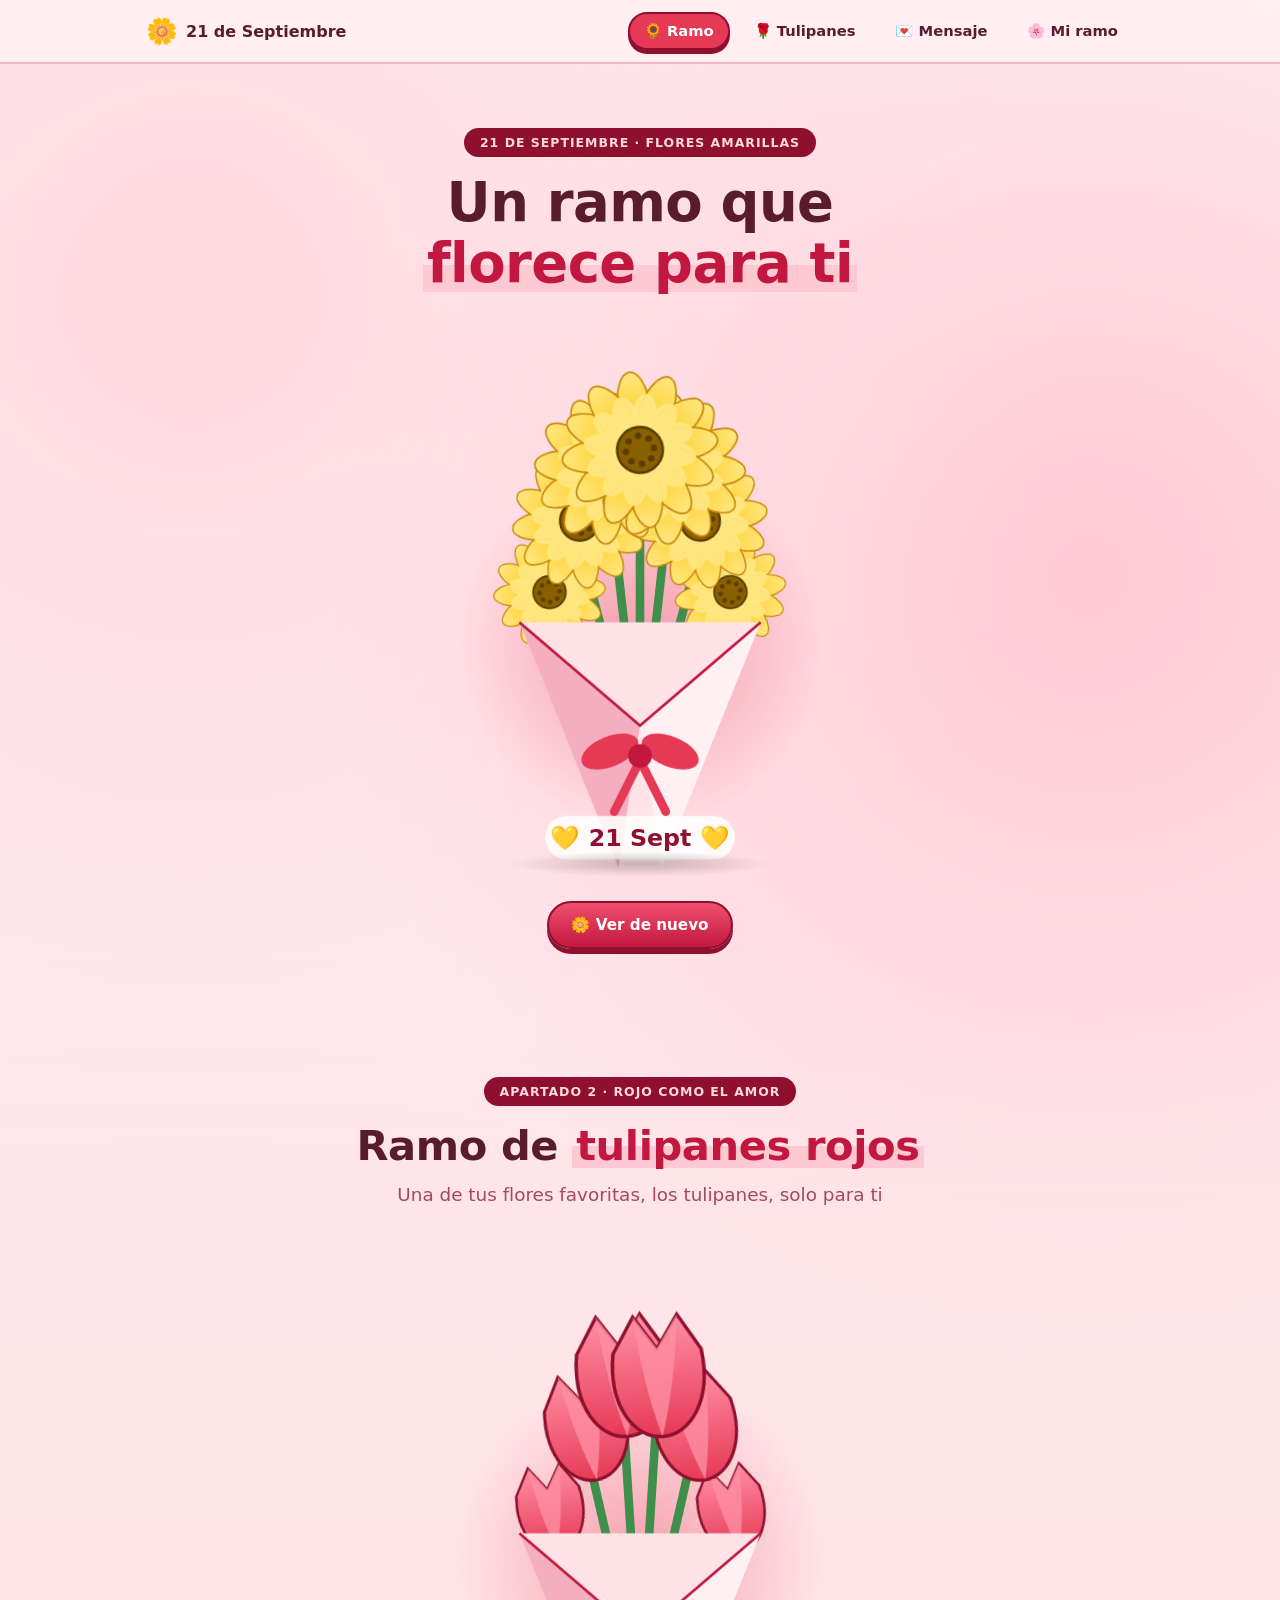
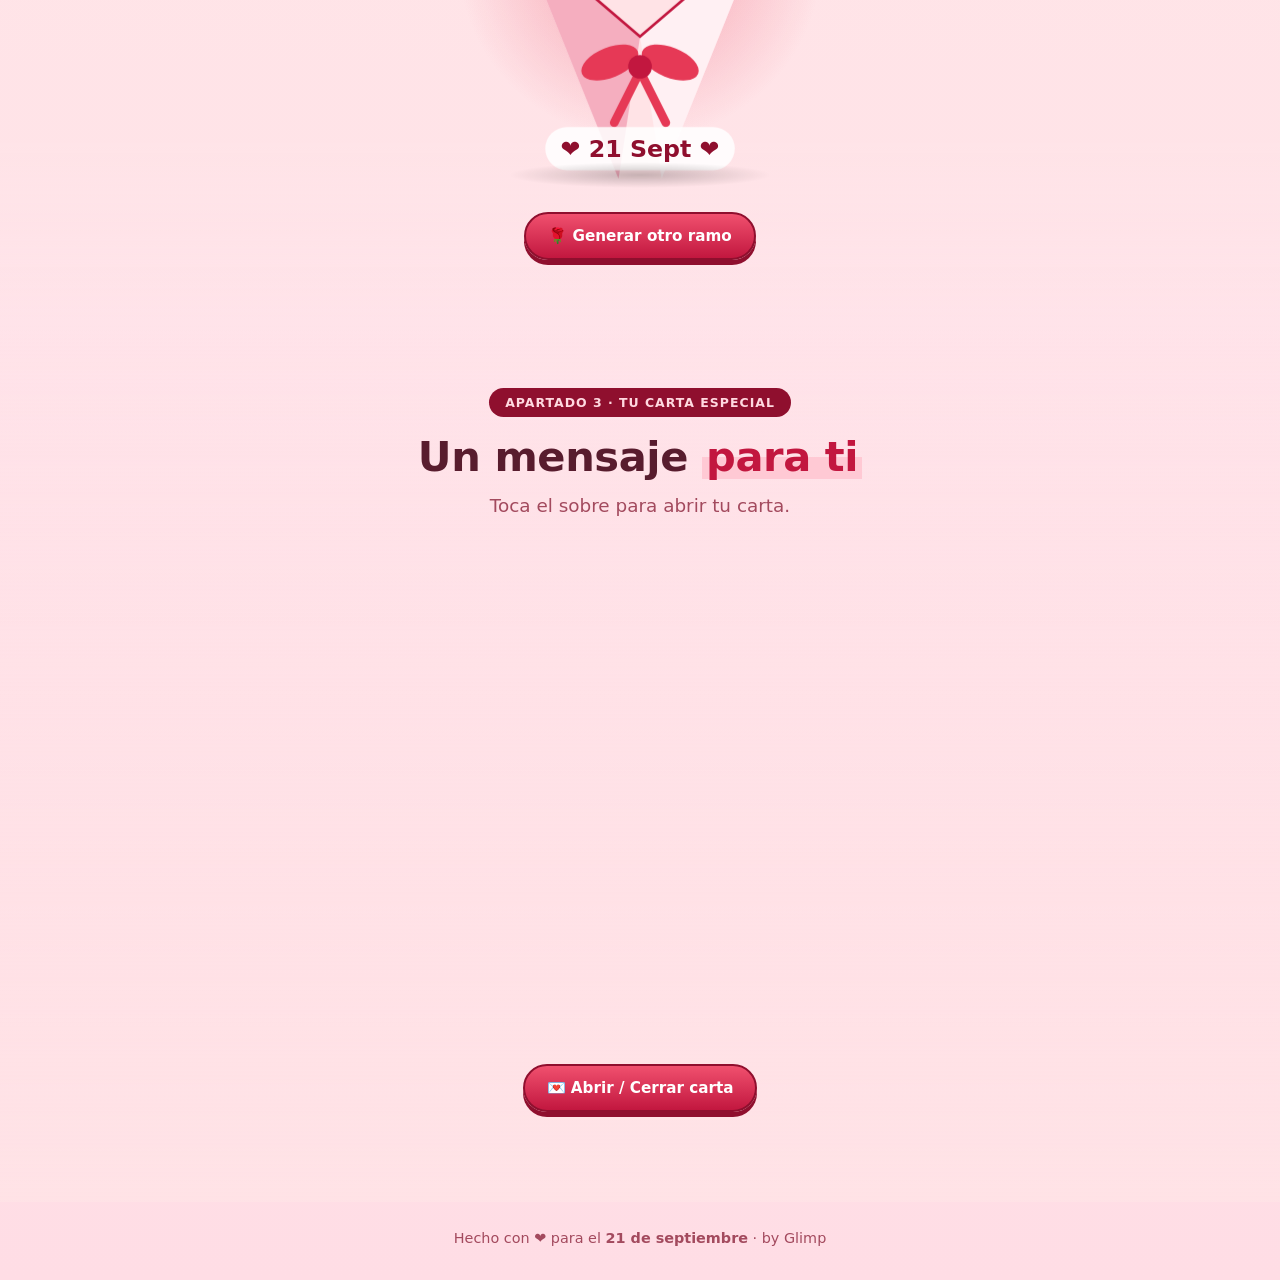
<file: index.html>
<!DOCTYPE html>
<html lang="es">
<head>
  <meta charset="UTF-8" />
  <meta name="viewport" content="width=device-width, initial-scale=1.0" />
  <title>21 de Septiembre — Flores Amarillas 🌼</title>
  <meta name="description" content="Página interactiva de flores amarillas para el 21 de septiembre. Un ramo que crece con JavaScript, tulipanes y un mensaje especial." />
  <meta name="theme-color" content="#fff0f3" />
  <link rel="icon" href="data:image/svg+xml,<svg xmlns='http://www.w3.org/2000/svg' viewBox='0 0 100 100'><text y='.9em' font-size='90'>🌼</text></svg>" />
  <link rel="stylesheet" href="styles.css?v=5" />
</head>
<body>

  <!-- Pétalos flotantes generados por JS -->
  <div id="petalos-fondo" aria-hidden="true"></div>

  <!-- ===== NAVEGACIÓN ===== -->
  <header class="navbar">
    <nav class="navbar-inner">
      <a href="#inicio" class="logo">
        <span class="logo-flor">🌼</span>
        <span class="logo-texto">21 de Septiembre</span>
      </a>
      <div class="nav-links">
        <a href="#inicio" class="nav-link active" data-seccion="inicio">🌻 Ramo</a>
        <a href="#tulipanes" class="nav-link" data-seccion="tulipanes">🌹 Tulipanes</a>
        <a href="#mensaje" class="nav-link" data-seccion="mensaje">💌 Mensaje</a>
        <a href="juego.html" class="nav-link" data-seccion="juego">🌸 Mi ramo</a>
      </div>
    </nav>
  </header>

  <main>
    <!-- ============================================================
         APARTADO 1 — HOMEPAGE / RAMO QUE CRECE
    ============================================================= -->
    <section id="inicio" class="seccion seccion-inicio">
      <div class="contenedor centrado">
        <p class="etiqueta">21 de septiembre · Flores amarillas</p>
        <h1 class="titulo">Un ramo que <span class="resaltado">florece para ti</span></h1>

        <!-- ESCENA DEL RAMO (vacía: JS la construye) -->
        <div class="escena">
          <div class="resplandor" aria-hidden="true"></div>
          <div id="ramo-principal" class="ramo" aria-label="Ramo de flores amarillas"></div>
          <div class="sombra" aria-hidden="true"></div>
        </div>

        <div class="botones">
          <button id="btn-reflorecer" class="btn btn-principal">🌼 Ver de nuevo</button>
        </div>
      </div>
    </section>

    <!-- ============================================================
         APARTADO 2 — RAMO DE TULIPANES
    ============================================================= -->
    <section id="tulipanes" class="seccion seccion-tulipanes">
      <div class="contenedor centrado">
        <p class="etiqueta">Apartado 2 · Rojo como el amor</p>
        <h2 class="titulo-seccion">Ramo de <span class="resaltado">tulipanes rojos</span></h2>
        <p class="subtitulo">
          Una de tus flores favoritas, los tulipanes, solo para ti
        </p>

        <div class="escena escena-tulipanes">
          <div class="resplandor" aria-hidden="true"></div>
          <div id="ramo-tulipanes" class="ramo ramo-tulipanes" aria-label="Ramo de tulipanes amarillos"></div>
          <div class="sombra" aria-hidden="true"></div>
        </div>

        <div class="botones">
          <button id="btn-tulipanes" class="btn btn-principal">🌹 Generar otro ramo</button>
        </div>
      </div>
    </section>

    <!-- ============================================================
         APARTADO 3 — MENSAJE (EDÍTALO A TU GUSTO)
         👉 Para cambiar el mensaje, edita el objeto CONFIG_MENSAJE
            al inicio de script.js. También puedes editar el HTML de abajo.
    ============================================================= -->
    <section id="mensaje" class="seccion seccion-mensaje">
      <div class="contenedor centrado">
        <p class="etiqueta">Apartado 3 · Tu carta especial</p>
        <h2 class="titulo-seccion">Un mensaje <span class="resaltado">para ti</span></h2>
        <p class="subtitulo">Toca el sobre para abrir tu carta.</p>

        <div class="sobre-escena">
          <!-- Sobre -->
          <div id="sobre" class="sobre cerrado" role="button" tabindex="0" aria-label="Abrir carta">
            <div class="sobre-cuerpo"></div>
            <div id="carta" class="carta">
              <!-- ✏️ EDITA AQUÍ TU MENSAJE (o en script.js > CONFIG_MENSAJE) -->
              <p id="mensaje-para" class="carta-para">Para: Mi persona favorita ❤️</p>
              <h3 id="mensaje-titulo" class="carta-titulo">Feliz 21 de septiembre 🌹</h3>
              <p id="mensaje-texto" class="carta-texto">Aquí escribirás tu mensaje…</p>
              <p id="mensaje-firma" class="carta-firma">— Con todo mi amor ❤️</p>
            </div>
            <div class="sobre-tapa"></div>
            <div class="sobre-sello">❤️</div>
          </div>
        </div>

        <div class="botones">
          <button id="btn-sobre" class="btn btn-principal">💌 Abrir / Cerrar carta</button>
        </div>
      </div>
    </section>
  </main>

  <footer class="footer">
    <p>Hecho con ❤️ para el <strong>21 de septiembre</strong> · by Glimp </p>
  </footer>

  <script src="flores.js?v=2"></script>
  <script src="script.js?v=5"></script>
</body>
</html>
</file>
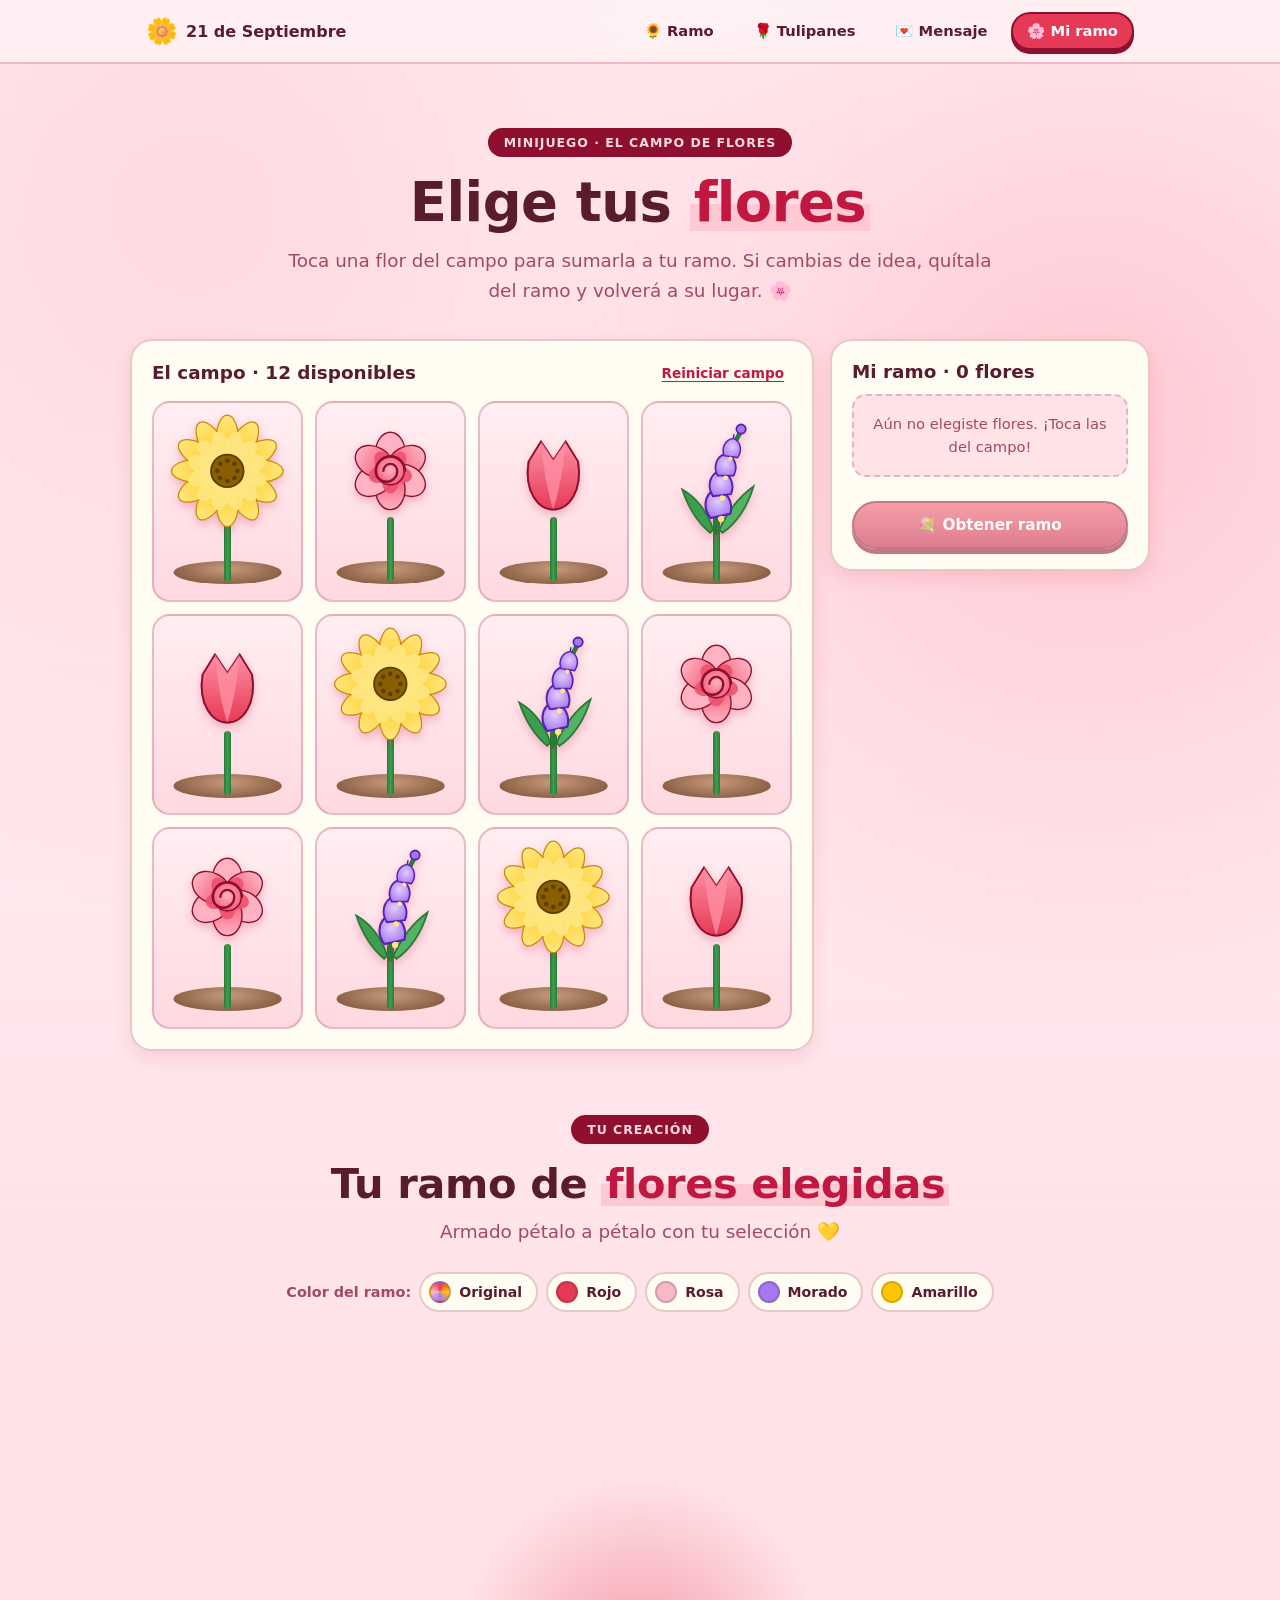
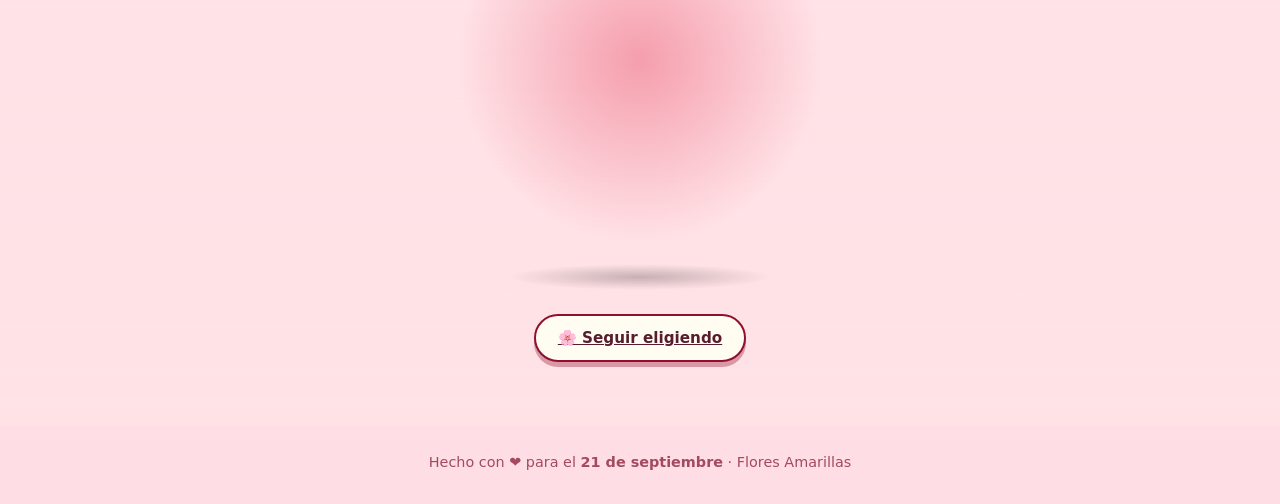
<file: juego.html>
<!DOCTYPE html>
<html lang="es">
<head>
  <meta charset="UTF-8" />
  <meta name="viewport" content="width=device-width, initial-scale=1.0" />
  <title>Elige tus flores 💐 — 21 de Septiembre</title>
  <meta name="description" content="Minijuego: elige flores del campo y arma tu propio ramo. Girasoles, tulipanes, rosas y lirios del valle." />
  <meta name="theme-color" content="#fff0f3" />
  <link rel="icon" href="data:image/svg+xml,<svg xmlns='http://www.w3.org/2000/svg' viewBox='0 0 100 100'><text y='.9em' font-size='90'>💐</text></svg>" />
  <link rel="stylesheet" href="styles.css?v=5" />
  <link rel="stylesheet" href="juego.css?v=3" />
</head>
<body id="arriba">

  <!-- Pétalos flotantes (igual que el index) -->
  <div id="petalos-fondo" aria-hidden="true"></div>

  <!-- ===== NAVEGACIÓN ===== -->
  <header class="navbar">
    <nav class="navbar-inner">
      <a href="index.html" class="logo">
        <span class="logo-flor">🌼</span>
        <span class="logo-texto">21 de Septiembre</span>
      </a>
      <div class="nav-links">
        <a href="index.html" class="nav-link">🌻 Ramo</a>
        <a href="index.html#tulipanes" class="nav-link">🌹 Tulipanes</a>
        <a href="index.html#mensaje" class="nav-link">💌 Mensaje</a>
        <a href="juego.html" class="nav-link active">🌸 Mi ramo</a>
      </div>
    </nav>
  </header>

  <main>
    <section class="seccion seccion-juego">
      <div class="contenedor">
        <p class="etiqueta">Minijuego · El campo de flores</p>
        <h1 class="titulo">Elige tus <span class="resaltado">flores</span></h1>
        <p class="subtitulo">
          Toca una flor del campo para sumarla a tu ramo. Si cambias de idea,
          quítala del ramo y volverá a su lugar. 🌸
        </p>

        <div class="juego-layout">
          <!-- Campo de flores -->
          <div class="panel">
            <div class="panel-head">
              <h2>El campo · <span id="contador-campo"></span></h2>
              <button id="btn-reiniciar" class="link">Reiniciar campo</button>
            </div>
            <div id="campo" class="campo-grid"></div>
          </div>

          <!-- Ramo (carrito de flores) -->
          <aside class="panel ramo-panel" aria-label="Tu ramo">
            <h2>Mi ramo · <span id="contador-ramo">0 flores</span></h2>
            <p id="vacio-ramo" class="vacio">Aún no elegiste flores. ¡Toca las del campo!</p>
            <ul id="lista-ramo"></ul>
            <button id="btn-obtener" class="btn btn-principal" disabled>💐 Obtener ramo</button>
          </aside>
        </div>
      </div>
    </section>

    <!-- Ramo generado con las flores elegidas -->
    <section id="resultado" class="seccion seccion-resultado" hidden>
      <div class="contenedor centrado">
        <p class="etiqueta">Tu creación</p>
        <h2 class="titulo-seccion">Tu ramo de <span class="resaltado">flores elegidas</span></h2>
        <p class="subtitulo">Armado pétalo a pétalo con tu selección 💛</p>
        <div class="color-row" role="group" aria-label="Color del ramo">
          <span class="color-titulo">Color del ramo:</span>
          <button type="button" class="color-btn" data-color="original"><span class="muestra" style="background:conic-gradient(#e63956,#ffc400,#a678f0,#f7b8c8,#e63956)"></span>Original</button>
          <button type="button" class="color-btn" data-color="rojo"><span class="muestra" style="background:#e63956"></span>Rojo</button>
          <button type="button" class="color-btn" data-color="rosa"><span class="muestra" style="background:#f7b8c8"></span>Rosa</button>
          <button type="button" class="color-btn" data-color="morado"><span class="muestra" style="background:#a678f0"></span>Morado</button>
          <button type="button" class="color-btn" data-color="amarillo"><span class="muestra" style="background:#ffc400"></span>Amarillo</button>
        </div>
        <div class="escena">
          <div class="resplandor" aria-hidden="true"></div>
          <div id="flores-elegidas" class="ramo" aria-label="Ramo con tus flores elegidas"></div>
          <div class="sombra" aria-hidden="true"></div>
        </div>
        <div class="botones">
          <a class="btn btn-secundario" href="#arriba">🌸 Seguir eligiendo</a>
        </div>
      </div>
    </section>
  </main>

  <footer class="footer">
    <p>Hecho con ❤️ para el <strong>21 de septiembre</strong> · Flores Amarillas</p>
  </footer>

  <script src="flores.js?v=3"></script>
  <script src="juego.js?v=4"></script>
</body>
</html>
</file>
<file: styles.css>
/* ==========================================================
   FLORES AMARILLAS — 21 de Septiembre
   Refactor visual: tokens semánticos, mobile-first,
   WCAG AA, microinteracciones 150ms, sin alturas rígidas.
   ========================================================== */
:root {
  /* Paleta base: página rosa; solo los girasoles conservan el amarillo */
  --fondo: #fff0f3;
  --fondo-2: #ffdde5;
  --texto: #581c2e;
  --texto-suave: #a34a5e;
  --amarillo: #ffcf00;
  --amarillo-fuerte: #ffb300;
  --amarillo-claro: #ffe55c;
  --verde: #3e9e4f;
  --verde-oscuro: #2a7a38;
  --marron: #8f0f2e;
  --blanco: #ffffff;
  --sombra: rgba(194, 23, 63, 0.25);
  --radio: 22px;
  --ancho-max: 1020px;

  /* Tokens semánticos (OPENCODE.md: bg-background, text-foreground…) */
  --background: var(--fondo);
  --surface: #fffdf2;
  --foreground: var(--texto);
  --muted: var(--texto-suave);
  --border: rgba(143, 15, 46, 0.22);
  --accent: var(--amarillo);
  --accent-ink: var(--texto);
  --ring: var(--marron);

  /* Espaciado escala 4/8 */
  --s1: 4px; --s2: 8px; --s3: 12px; --s4: 16px;
  --s5: 20px; --s6: 24px; --s8: 32px; --s12: 48px;
}

* {
  margin: 0;
  padding: 0;
  box-sizing: border-box;
}

html {
  scroll-behavior: smooth;
  scroll-padding-top: 84px;
}

body {
  font-family: "Segoe UI", "Nunito", system-ui, -apple-system, Arial, sans-serif;
  background:
    radial-gradient(circle at 15% 10%, #ffd9e0 0, transparent 32%),
    radial-gradient(circle at 85% 20%, #ffc9d4 0, transparent 30%),
    linear-gradient(180deg, var(--background) 0%, #ffdde5 100%);
  color: var(--foreground);
  min-height: 100vh;
  overflow-x: hidden;
  text-align: center;
  -webkit-font-smoothing: antialiased;
}

/* Accesibilidad: foco visible en todo lo interactivo */
:where(a, button, [tabindex], summary):focus-visible {
  outline: 3px solid var(--ring);
  outline-offset: 2px;
  border-radius: 8px;
}

/* ---------- Pétalos flotantes de fondo ---------- */
#petalos-fondo {
  position: fixed;
  inset: 0;
  pointer-events: none;
  overflow: hidden;
  z-index: 1;
}
.petalo-fondo {
  position: absolute;
  top: -30px;
  width: 16px;
  height: 20px;
  background: radial-gradient(circle at 30% 30%, #ffe3e6, #f0506e);
  border-radius: 60% 40% 60% 40%;
  opacity: 0.7;
  animation: caer linear infinite;
}
@keyframes caer {
  to { transform: translateY(110vh) rotate(540deg); }
}

/* ---------- Navbar ---------- */
.navbar {
  position: sticky;
  top: 0;
  z-index: 50;
  background: rgba(255, 240, 243, 0.92);
  backdrop-filter: blur(10px);
  border-bottom: 2px solid rgba(194, 23, 63, 0.25);
}
.navbar-inner {
  max-width: var(--ancho-max);
  margin: 0 auto;
  padding: var(--s3) var(--s4);
  display: flex;
  align-items: center;
  justify-content: space-between;
  gap: var(--s3);
}
.logo {
  display: flex;
  align-items: center;
  gap: var(--s2);
  text-decoration: none;
  color: var(--foreground);
  font-weight: 800;
}
.logo-flor { font-size: 1.6rem; }
.logo-texto { font-size: 1rem; }
.nav-links {
  display: flex;
  gap: var(--s2);
  flex-wrap: wrap;
  justify-content: center;
}
.nav-link {
  text-decoration: none;
  color: var(--foreground);
  font-weight: 700;
  font-size: 0.92rem;
  padding: var(--s2) 14px;
  border-radius: 999px;
  background: transparent;
  border: 2px solid transparent;
  transition: background-color 150ms ease-out, transform 150ms ease-out, box-shadow 150ms ease-out;
}
.nav-link:hover { background: #ffd9e0; }
.nav-link:active { transform: translateY(1px); }
.nav-link.active {
  background: var(--rojo);
  color: #fff;
  border-color: var(--rojo-oscuro);
  box-shadow: 0 4px 0 var(--rojo-oscuro);
}

/* ---------- Secciones ---------- */
main { position: relative; z-index: 2; }
.seccion {
  padding: 64px 18px;
  display: flex;
  justify-content: center;
}
.contenedor {
  width: 100%;
  max-width: var(--ancho-max);
  display: flex;
  flex-direction: column;
  align-items: center;
}
.centrado { text-align: center; }

.seccion-tulipanes {
  background: linear-gradient(180deg, transparent, rgba(255,255,255,0.65) 20%, rgba(255,255,255,0.65) 80%, transparent);
}
.seccion-mensaje { padding-bottom: 90px; }

.etiqueta {
  display: inline-block;
  background: var(--rojo-oscuro);
  color: var(--rojo-suave);
  font-size: 0.78rem;
  font-weight: 800;
  letter-spacing: 0.08em;
  text-transform: uppercase;
  padding: 7px var(--s4);
  border-radius: 999px;
  margin-bottom: var(--s4);
}
.titulo {
  font-size: clamp(2rem, 5.5vw, 3.4rem);
  line-height: 1.12;
  letter-spacing: -0.01em;
  margin-bottom: var(--s3);
  text-wrap: balance;
  max-width: 20ch;
}
.titulo-seccion {
  font-size: clamp(1.7rem, 4.5vw, 2.6rem);
  line-height: 1.15;
  letter-spacing: -0.01em;
  margin-bottom: 10px;
  text-wrap: balance;
  max-width: 24ch;
}
/* Resaltador que no se corta entre líneas */
.resaltado {
  color: var(--rojo-fuerte);
  background: linear-gradient(transparent 52%, #ffc9d4 52%, #ffc9d4 96%, transparent 96%);
  padding: 0 var(--s1);
  -webkit-box-decoration-break: clone;
  box-decoration-break: clone;
}
.subtitulo {
  color: var(--muted);
  font-size: clamp(1rem, 2.5vw, 1.15rem);
  max-width: 62ch;
  margin: 0 auto var(--s2);
  line-height: 1.65;
  text-wrap: pretty;
}

/* ---------- Escena / Ramo ---------- */
.escena {
  position: relative;
  width: min(440px, 88vw);
  height: min(560px, 135vw);
  min-height: 440px;
  margin: 18px auto 6px;
  display: flex;
  justify-content: center;
  align-items: flex-end;
}
.resplandor {
  position: absolute;
  bottom: 40px;
  left: 50%;
  transform: translateX(-50%);
  width: 90%;
  aspect-ratio: 1;
  background: radial-gradient(circle, rgba(230, 57, 86, 0.4) 0%, transparent 65%);
  pointer-events: none;
  animation: respirar 3s ease-in-out infinite;
}
@keyframes respirar {
  0%, 100% { transform: translateX(-50%) scale(1); opacity: 0.8; }
  50% { transform: translateX(-50%) scale(1.08); opacity: 1; }
}
.sombra {
  position: absolute;
  bottom: 8px;
  left: 50%;
  transform: translateX(-50%);
  width: 60%;
  height: 26px;
  background: radial-gradient(ellipse, rgba(0,0,0,0.22), transparent 70%);
}

.ramo {
  position: relative;
  width: 100%;
  height: 100%;
  display: flex;
  justify-content: center;
  align-items: flex-end;
}

/* ---------- Ramos SVG (flores.js) ---------- */
/* El ramo llega completo en un SVG (tallos curvos convergentes,
   papel y lazo): los tallos nacen dentro del papel y no desbordan. */
.ramo > svg {
  width: 100%;
  height: 100%;
  overflow: visible;
  transform-origin: 50% 100%;
  animation: mecerRamo 6s ease-in-out infinite;
}
@keyframes mecerRamo {
  0%, 100% { transform: rotate(-0.8deg); }
  50% { transform: rotate(0.8deg); }
}
.ramo svg .fl {
  transform-box: fill-box;
  transform-origin: 50% 88%;
  animation: florNacer 0.9s ease-out both;
}
/* Se animan las propiedades independientes (scale/rotate) en vez de
   `transform`: así no interfiere con el posicionamiento del SVG. */
@keyframes florNacer {
  0% { scale: 0; rotate: -28deg; opacity: 0; }
  60% { scale: 1.18; rotate: 6deg; opacity: 1; }
  100% { scale: 1; rotate: 0deg; opacity: 1; }
}

/* ---------- Botones ---------- */
.botones {
  display: flex;
  gap: var(--s3);
  flex-wrap: wrap;
  justify-content: center;
  margin-top: 10px;
}
.btn {
  font-family: inherit;
  font-weight: 800;
  font-size: 0.95rem;
  padding: 13px 22px;
  border-radius: 999px;
  cursor: pointer;
  border: 2px solid var(--marron);
  transition: transform 150ms ease-out, box-shadow 150ms ease-out, background-color 150ms ease-out;
}
.btn:disabled {
  opacity: 0.55;
  cursor: not-allowed;
  transform: none;
}
.btn-principal {
  background: linear-gradient(180deg, #f0506e, var(--rojo-fuerte));
  color: #fff;
  border-color: var(--rojo-oscuro);
  box-shadow: 0 5px 0 var(--rojo-oscuro);
}
.btn-principal:hover { transform: translateY(-2px); background: linear-gradient(180deg, #ff6d8a, #d61e45); }
.btn-principal:active { transform: translateY(3px); box-shadow: 0 1px 0 var(--rojo-oscuro); }
.btn-secundario {
  background: var(--surface);
  color: var(--foreground);
  box-shadow: 0 5px 0 rgba(143, 15, 46, 0.35);
}
.btn-secundario:hover { background: #fff7d6; transform: translateY(-2px); }
.btn-secundario:active { transform: translateY(3px); box-shadow: none; }

/* ---------- Tulipanes ---------- */
.escena-tulipanes { min-height: 440px; }

/* ---------- Sobre / Mensaje ---------- */
/* FIX: la carta al abrir necesita aire arriba; antes tapaba el título
   y la tapa (triángulo) quedaba encima del texto. */
.sobre-escena {
  margin: 30px auto 10px;
  width: min(420px, 90vw);
  display: flex;
  justify-content: center;
  padding-top: 170px;
}
.sobre {
  position: relative;
  width: 100%;
  aspect-ratio: 4 / 3;
  cursor: pointer;
  perspective: 1200px;
  transform-style: preserve-3d;
  transition: margin 300ms ease-out;
}
.sobre-cuerpo {
  position: absolute;
  inset: 0;
  background: linear-gradient(160deg, #ffdf5e, #f5b800);
  border: 3px solid var(--marron);
  border-radius: 16px;
  z-index: 2;
}
.carta {
  position: absolute;
  left: 6%;
  width: 88%;
  height: 92%;
  bottom: 6%;
  background: var(--surface);
  border: 2px solid var(--marron);
  border-radius: 12px;
  padding: var(--s5) 18px;
  z-index: 1;
  transition: transform 450ms ease;
  overflow: hidden;
  display: flex;
  flex-direction: column;
  justify-content: flex-start;
  gap: var(--s2);
  box-shadow: 0 8px 18px rgba(0,0,0,0.18);
}
/* Al abrir: la carta sube CON aire (padding-top de la escena) y pasa
   por encima de la tapa; la tapa rota queda detrás del cuerpo. */
.sobre.abierto .carta { transform: translateY(-68%); z-index: 5; overflow: auto; }
/* Evita que los hijos flex se compriman y solapen con textos largos */
.carta > * { flex-shrink: 0; }
.sobre-tapa {
  position: absolute;
  top: 0; left: 0;
  width: 100%;
  height: 55%;
  background: linear-gradient(180deg, #ffe55c, #f0ad00);
  border: 3px solid var(--marron);
  border-bottom: none;
  clip-path: polygon(0 0, 100% 0, 50% 100%);
  transform-origin: top center;
  transition: transform 450ms ease;
  backface-visibility: hidden;
  z-index: 4;
  border-radius: 16px 16px 0 0;
}
.sobre.abierto .sobre-tapa { transform: rotateX(180deg); z-index: 1; }
.sobre-sello {
  position: absolute;
  top: 42%;
  left: 50%;
  transform: translate(-50%, -50%);
  width: 56px;
  height: 56px;
  background: #fff;
  border: 3px solid var(--marron);
  border-radius: 50%;
  display: flex;
  align-items: center;
  justify-content: center;
  font-size: 1.6rem;
  z-index: 6;
  transition: opacity 150ms ease-out, transform 150ms ease-out;
}
.sobre.abierto .sobre-sello { opacity: 0; transform: translate(-50%, -50%) scale(0.6); pointer-events: none; }
.carta-para { font-size: 0.85rem; font-weight: 800; color: var(--rojo-fuerte); }
.carta-titulo { font-size: 1.35rem; text-wrap: balance; }
.carta-texto {
  font-size: 1rem;
  line-height: 1.65;
  color: var(--muted);
  white-space: pre-line;
  min-height: 90px;
  text-wrap: pretty;
}
.carta-firma { font-weight: 800; font-style: italic; }

.footer {
  padding: 28px var(--s4) 34px;
  color: var(--muted);
  font-size: 0.9rem;
  position: relative;
  z-index: 2;
}

/* ==========================================================
   ZONA ROJA — toda la página es rosa/roja; solo los
   girasoles de la sección 1 conservan el amarillo.
   (Los tokens --rojo* viven en :root y se usan globalmente.)
   ========================================================== */
:root {
  --rojo: #e63956;
  --rojo-fuerte: #c2173f;
  --rojo-oscuro: #8f0f2e;
  --rojo-claro: #ff8fa3;
  --rojo-suave: #ffd9e0;
  --rosa-fondo: #ffe3e6;
}

/* Fondo rosado suave en la zona roja */
.seccion-tulipanes {
  background: linear-gradient(180deg, transparent, rgba(255, 227, 230, 0.7) 20%, rgba(255, 227, 230, 0.7) 80%, transparent);
}
.seccion-mensaje {
  background: linear-gradient(180deg, transparent, rgba(255, 227, 230, 0.85));
}

/* Sobre rojo */
.seccion-mensaje .sobre-cuerpo {
  background: linear-gradient(160deg, #ff9eb0, var(--rojo));
  border-color: var(--rojo-oscuro);
}
.seccion-mensaje .sobre-tapa {
  background: linear-gradient(180deg, #ff8fa3, #d61e45);
  border-color: var(--rojo-oscuro);
}
.seccion-mensaje .sobre-sello {
  border-color: var(--rojo-oscuro);
}
.seccion-mensaje .carta {
  border-color: var(--rojo-oscuro);
}
.seccion-mensaje .carta-para { color: var(--rojo-fuerte); }

/* ---------- Responsive ---------- */
@media (max-width: 640px) {
  /* Antes la navbar se hacía columna completa y ocupaba media pantalla */
  .navbar-inner { flex-direction: row; flex-wrap: wrap; justify-content: center; row-gap: var(--s2); }
  .logo-texto { font-size: 0.92rem; }
  .nav-link { font-size: 0.85rem; padding: 7px var(--s3); }
  .seccion { padding: 44px 14px; }
  .escena { min-height: 400px; height: min(560px, 150vw); }
  .btn { width: 100%; max-width: 320px; }
  .sobre-escena { padding-top: 150px; }
  .sobre.abierto .carta { transform: translateY(-58%); }
  .carta-texto { font-size: 0.92rem; }
}

@media (prefers-reduced-motion: reduce) {
  *, *::before, *::after { animation-duration: 0.01ms !important; transition-duration: 0.01ms !important; }
}
</file>
<file: juego.css>
/* ==========================================================
   MINIJUEGO — Campo de flores
   Reutiliza tokens, navbar, botones y escena de styles.css
   ========================================================== */

.seccion-juego { padding-bottom: 32px; }
.seccion-resultado {
  background: linear-gradient(180deg, transparent, rgba(255, 227, 230, 0.85));
  padding-top: 32px;
}

/* ---------- Tablero: campo + ramo lado a lado ---------- */
.juego-layout {
  display: grid;
  grid-template-columns: minmax(0, 1fr) 320px;
  gap: var(--s4);
  width: 100%;
  margin-top: var(--s6);
  align-items: start;
  text-align: left;
}

.panel {
  background: var(--surface);
  border: 2px solid var(--border);
  border-radius: var(--radio);
  padding: var(--s5);
  box-shadow: 0 8px 18px rgba(194, 23, 63, 0.12);
}

.panel h2 {
  font-size: 1.15rem;
  text-wrap: balance;
}

.panel-head {
  display: flex;
  align-items: center;
  justify-content: space-between;
  gap: var(--s2);
  margin-bottom: var(--s4);
  flex-wrap: wrap;
}

.link {
  font-family: inherit;
  font-size: 0.85rem;
  font-weight: 700;
  color: var(--rojo-fuerte);
  background: none;
  border: none;
  cursor: pointer;
  text-decoration: underline;
  text-underline-offset: 3px;
  padding: var(--s1) var(--s2);
}

/* ---------- Campo: parcelas con flores ---------- */
.campo-grid {
  display: grid;
  grid-template-columns: repeat(4, 1fr);
  gap: var(--s3);
}

.parcela {
  font-family: inherit;
  position: relative;
  aspect-ratio: 3 / 4;
  display: flex;
  justify-content: center;
  background: linear-gradient(180deg, #ffeef2, #ffd9e0);
  border: 2px solid var(--border);
  border-radius: 18px;
  cursor: pointer;
  overflow: hidden;
  padding: 0;
  transition: transform 150ms ease-out, box-shadow 150ms ease-out, border-color 150ms ease-out;
}

button.parcela:hover {
  transform: translateY(-4px);
  border-color: var(--rojo-fuerte);
  box-shadow: 0 10px 20px rgba(194, 23, 63, 0.25);
}

button.parcela:active { transform: translateY(0) scale(0.97); }

button.parcela:disabled { cursor: default; }

.planta {
  position: relative;
  z-index: 2;
  display: flex;
  flex-direction: column;
  align-items: center;
  justify-content: flex-end;
  width: 100%;
  height: 88%;
  margin-top: 4%;
  transform-origin: 50% 100%;
  animation: mecer 3.4s ease-in-out infinite;
  transition: transform 280ms ease-in, opacity 280ms ease-in;
}

@keyframes mecer {
  0%, 100% { transform: rotate(-2.5deg); }
  50% { transform: rotate(2.5deg); }
}

.tallo-campo {
  width: 7px;
  height: 52%;
  border-radius: 6px;
  background: linear-gradient(90deg, var(--verde-oscuro), var(--verde) 50%, var(--verde-oscuro));
  order: 2;
}

.flor-campo {
  width: 78%;
  aspect-ratio: 1;
  order: 1;
  margin-bottom: -6px;
  filter: drop-shadow(0 4px 5px var(--sombra));
}

.flor-campo svg {
  width: 100%;
  height: 100%;
  display: block;
  overflow: visible;
}

/* Arrancar: la planta se encoge y se desvanece hacia el ramo */
.parcela.arrancada .planta {
  animation: none;
  transform: translateY(-34px) scale(0);
  opacity: 0;
}

/* Volver: la flor nace de nuevo en su parcela */
.parcela.nace .planta { animation: nacer 500ms ease-out, mecer 3.4s ease-in-out 500ms infinite; }

@keyframes nacer {
  from { transform: scale(0); opacity: 0; }
  60% { transform: scale(1.12); opacity: 1; }
  to { transform: scale(1); opacity: 1; }
}

.tierra {
  position: absolute;
  bottom: 8%;
  left: 50%;
  transform: translateX(-50%);
  width: 74%;
  height: 12%;
  background: radial-gradient(ellipse at 50% 35%, #c79a7d, #8a5f43 75%);
  border-radius: 50%;
  z-index: 1;
}

/* Parcela vacía: solo tierra + brote */
.parcela.vacia { cursor: default; }

.brote {
  position: relative;
  z-index: 2;
  width: 8px;
  height: 26%;
  margin-top: 38%;
  border-radius: 6px;
  background: linear-gradient(180deg, #9cc4a5, #6da878);
}

.brote::before,
.brote::after {
  content: "";
  position: absolute;
  top: 2px;
  width: 20px;
  height: 11px;
  background: #a9cdb2;
  border-radius: 100% 4px 100% 4px;
  opacity: 0.9;
}

.brote::before { right: 2px; transform: rotate(-24deg); transform-origin: right center; }
.brote::after { left: 2px; transform: rotate(24deg) scaleX(-1); transform-origin: left center; }

/* ---------- Ramo (carrito de flores) ---------- */
.ramo-panel {
  position: sticky;
  top: 84px;
  display: flex;
  flex-direction: column;
  gap: var(--s3);
}

.vacio {
  color: var(--muted);
  font-size: 0.92rem;
  line-height: 1.6;
  background: var(--rosa-fondo);
  border: 2px dashed var(--border);
  border-radius: 14px;
  padding: var(--s4);
  text-align: center;
}

#lista-ramo {
  list-style: none;
  display: flex;
  flex-direction: column;
  gap: var(--s2);
  max-height: 320px;
  overflow: auto;
  padding: 0;
  margin: 0;
}

.item-ramo {
  display: flex;
  align-items: center;
  gap: var(--s3);
  background: #fff;
  border: 2px solid var(--border);
  border-radius: 14px;
  padding: var(--s2) var(--s3);
  animation: entrar 300ms ease-out;
}

@keyframes entrar {
  from { transform: translateX(24px) scale(0.9); opacity: 0; }
  to { transform: none; opacity: 1; }
}

.item-ramo .mini {
  width: 38px;
  height: 38px;
  flex: none;
}

.item-ramo .mini svg {
  width: 100%;
  height: 100%;
  display: block;
  overflow: visible;
}

.item-ramo .nombre {
  flex: 1;
  font-weight: 800;
  font-size: 0.92rem;
}

.quitar {
  font-family: inherit;
  flex: none;
  width: 32px;
  height: 32px;
  border-radius: 50%;
  border: 2px solid var(--rojo-oscuro);
  background: #fff;
  color: var(--rojo-fuerte);
  font-weight: 800;
  font-size: 0.85rem;
  cursor: pointer;
  line-height: 1;
  transition: background-color 150ms ease-out, color 150ms ease-out, transform 150ms ease-out;
}

.quitar:hover {
  background: var(--rojo-fuerte);
  color: #fff;
  transform: scale(1.08);
}

.ramo-panel .btn { width: 100%; }

/* ---------- Color del ramo generado ---------- */
.color-row {
  display: flex;
  align-items: center;
  justify-content: center;
  gap: var(--s2);
  flex-wrap: wrap;
  margin: var(--s4) 0 var(--s2);
}
.color-titulo {
  font-weight: 800;
  font-size: 0.9rem;
  color: var(--muted);
}
.color-btn {
  font-family: inherit;
  display: flex;
  align-items: center;
  gap: var(--s2);
  font-weight: 800;
  font-size: 0.88rem;
  color: var(--foreground);
  background: var(--surface);
  border: 2px solid var(--border);
  border-radius: 999px;
  padding: 7px 14px 7px 8px;
  cursor: pointer;
  transition: transform 150ms ease-out, border-color 150ms ease-out, box-shadow 150ms ease-out;
}
.color-btn .muestra {
  width: 22px;
  height: 22px;
  border-radius: 50%;
  border: 2px solid rgba(0, 0, 0, 0.15);
  flex: none;
}
.color-btn:hover { transform: translateY(-2px); }
.color-btn.activo {
  border-color: var(--rojo-oscuro);
  box-shadow: 0 0 0 3px var(--rosa-fondo);
}

/* ---------- Responsive ---------- */
@media (max-width: 900px) {
  .juego-layout { grid-template-columns: 1fr; }
  .ramo-panel { position: static; }
}

@media (max-width: 640px) {
  .campo-grid { grid-template-columns: repeat(3, 1fr); gap: 10px; }
  .panel { padding: var(--s4); }
}
</file>
